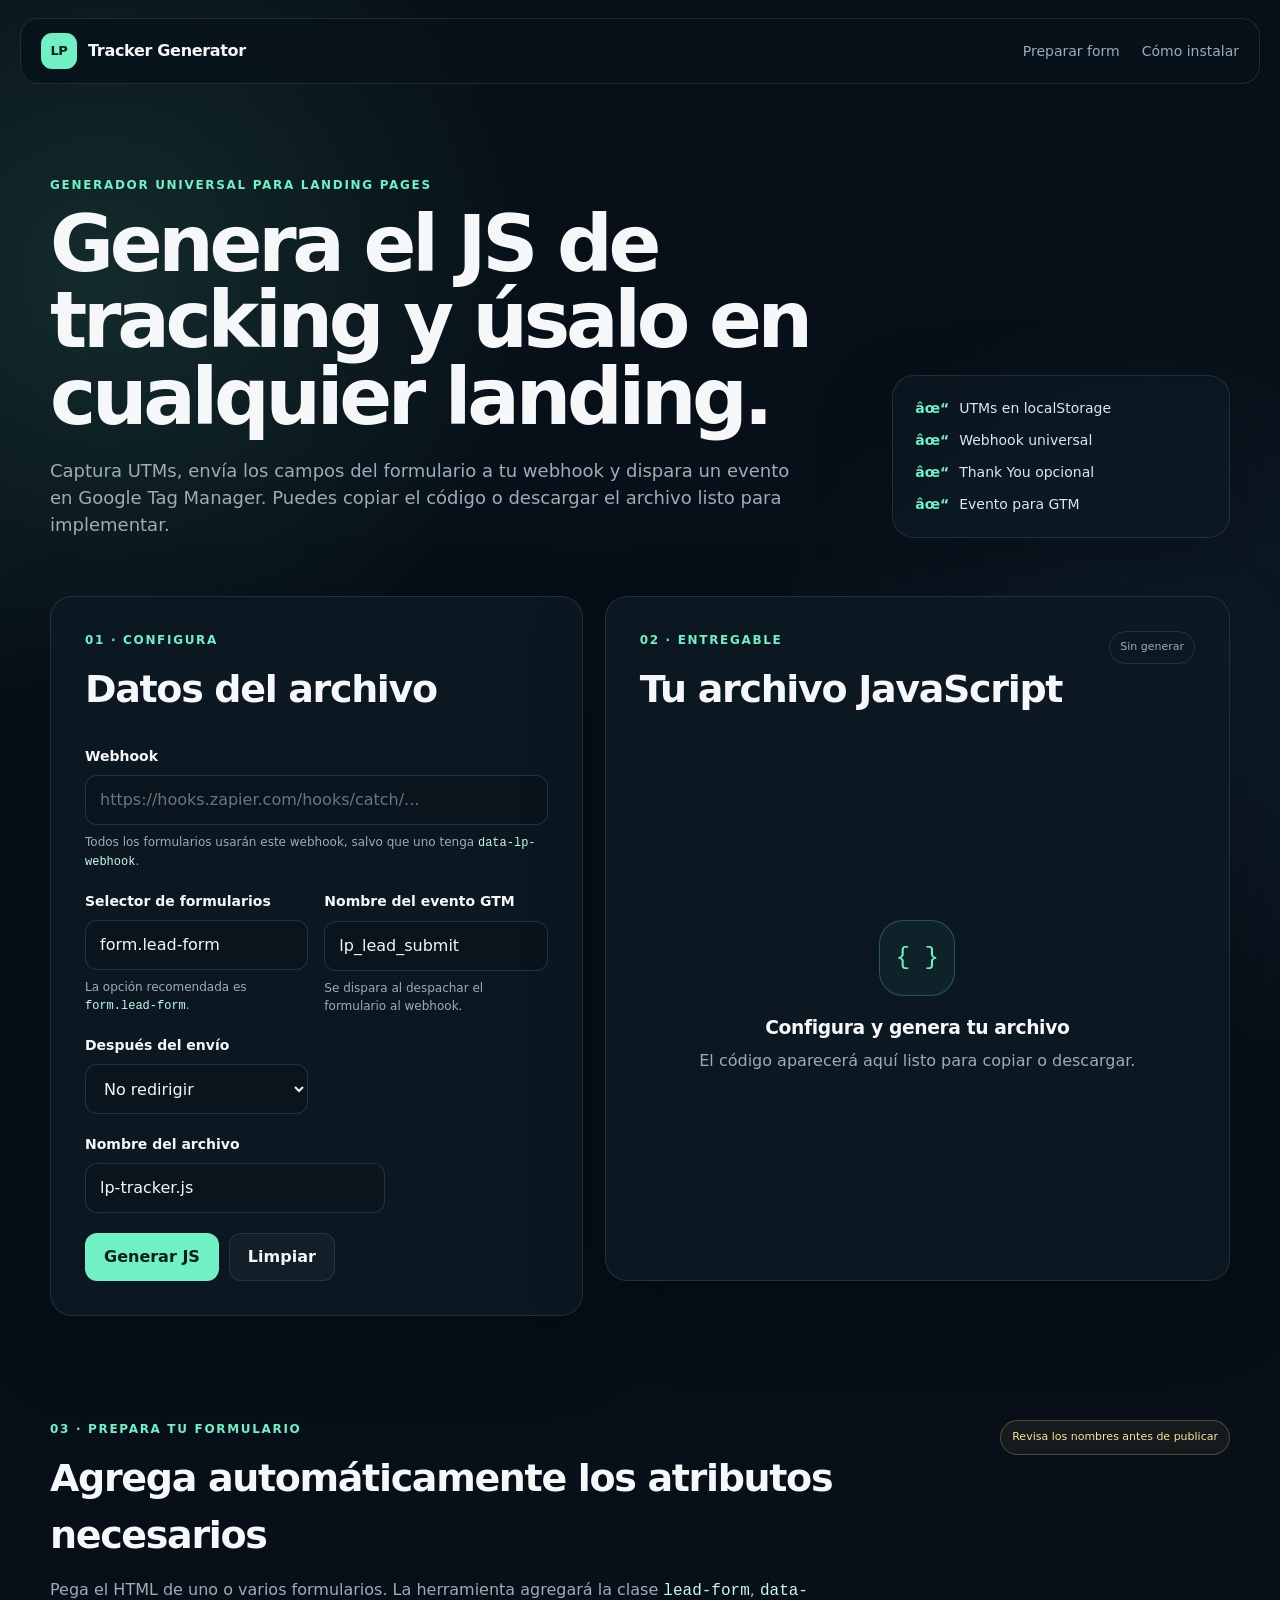
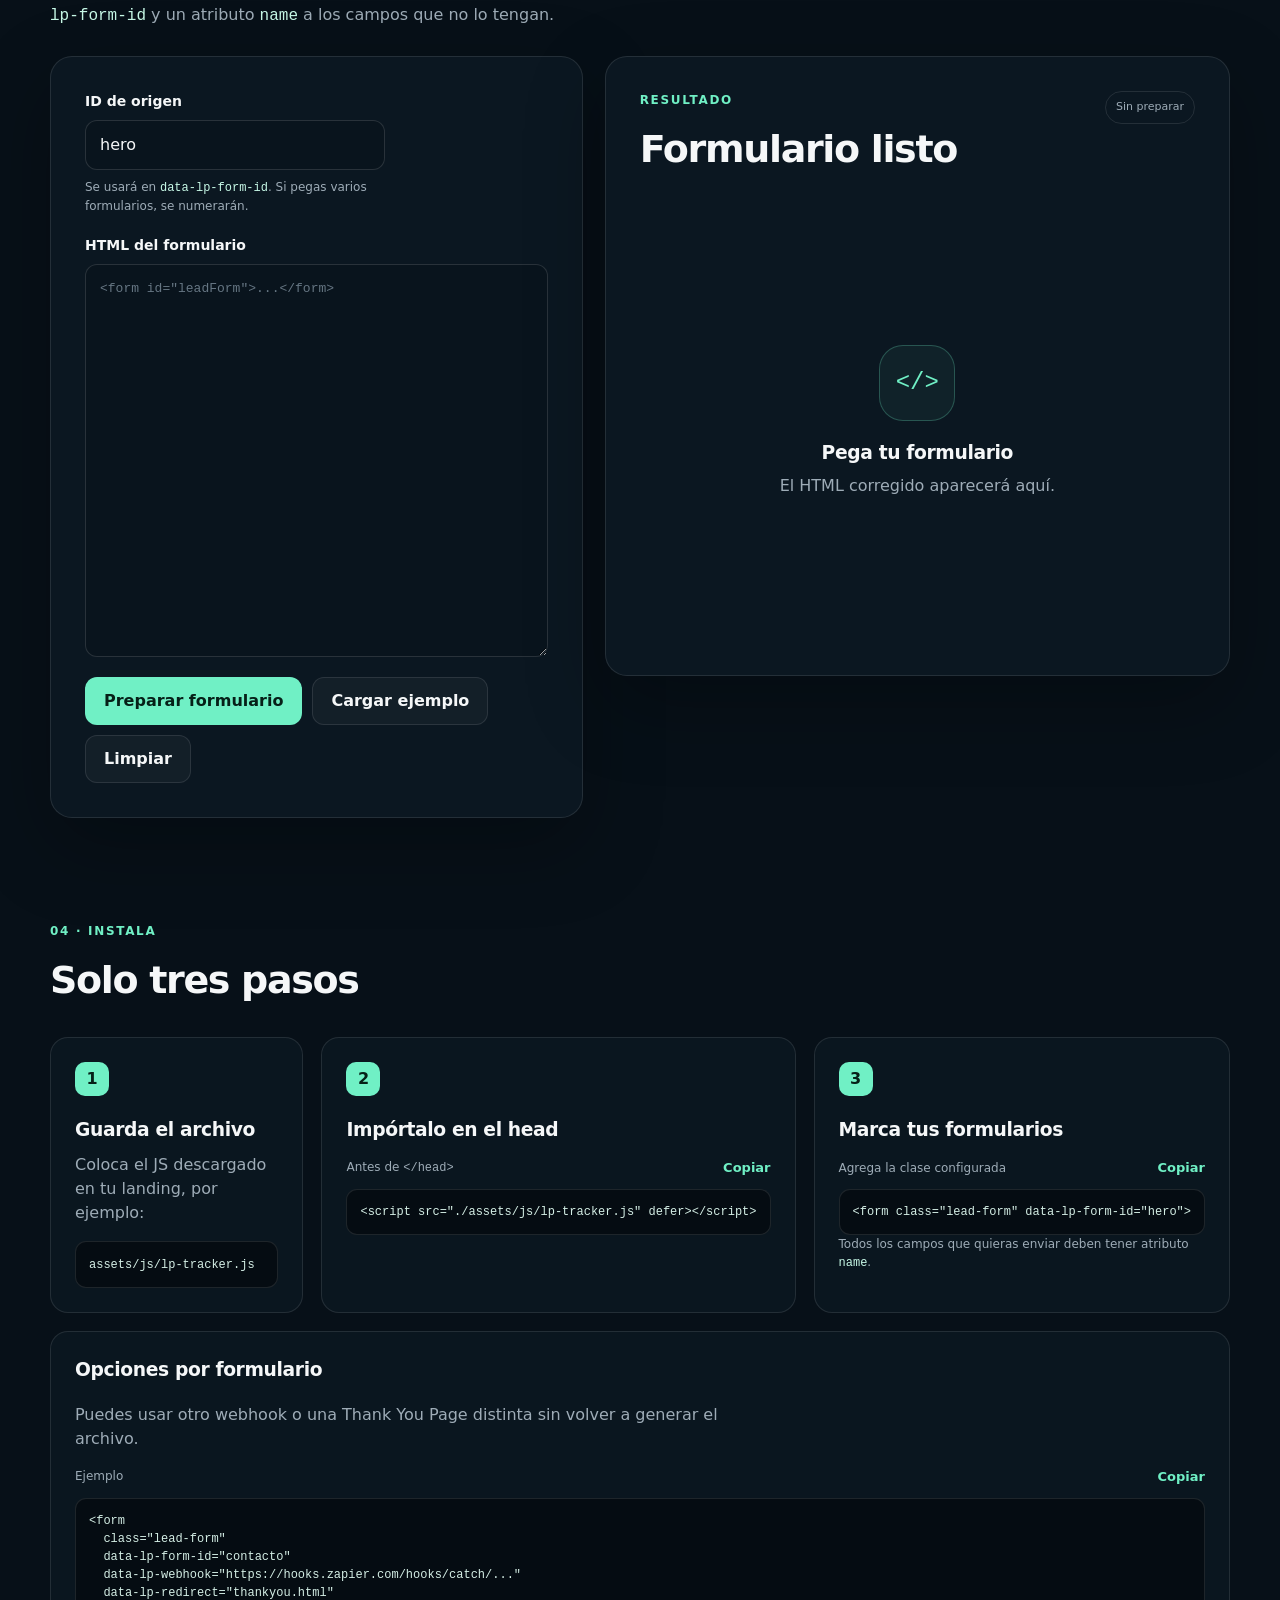
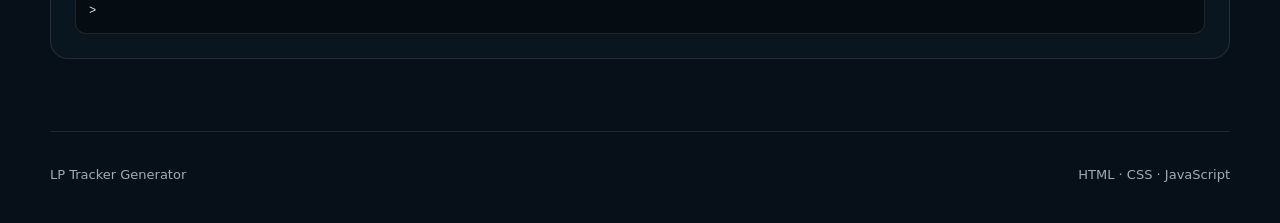
<file: index.html>
<!doctype html>
<html lang="es">
<head>
  <meta charset="UTF-8">
  <meta name="viewport" content="width=device-width, initial-scale=1.0">
  <meta name="description" content="Genera un archivo JavaScript universal para capturar UTMs, enviar formularios a un webhook y disparar un evento en Google Tag Manager.">
  <title>LP Tracker Generator</title>
  <link rel="stylesheet" href="./styles.css">
</head>
<body>
  <header class="topbar">
    <a class="brand" href="#inicio" aria-label="LP Tracker Generator">
      <span class="brand-mark">LP</span>
      <span>Tracker Generator</span>
    </a>
    <nav class="topbar-nav"><a class="topbar-link" href="#preparar-formulario">Preparar form</a><a class="topbar-link" href="#instalacion">Cómo instalar</a></nav>
  </header>

  <main id="inicio">
    <section class="hero shell">
      <div>
        <p class="eyebrow">Generador universal para landing pages</p>
        <h1>Genera el JS de tracking y úsalo en cualquier landing.</h1>
        <p class="hero-copy">
          Captura UTMs, envía los campos del formulario a tu webhook y dispara un evento en Google Tag Manager.
          Puedes copiar el código o descargar el archivo listo para implementar.
        </p>
      </div>
      <div class="hero-points" aria-label="Funciones incluidas">
        <span>UTMs en localStorage</span>
        <span>Webhook universal</span>
        <span>Thank You opcional</span>
        <span>Evento para GTM</span>
      </div>
    </section>

    <section class="workspace shell">
      <form id="builder-form" class="card config-card">
        <div class="section-heading">
          <p class="step">01 · Configura</p>
          <h2>Datos del archivo</h2>
        </div>

        <label class="field">
          <span>Webhook</span>
          <input id="webhook-url" name="webhookUrl" type="url" placeholder="https://hooks.zapier.com/hooks/catch/..." required>
          <small>Todos los formularios usarán este webhook, salvo que uno tenga <code>data-lp-webhook</code>.</small>
        </label>

        <div class="field-grid">
          <label class="field">
            <span>Selector de formularios</span>
            <input id="form-selector" name="formSelector" value="form.lead-form" required>
            <small>La opción recomendada es <code>form.lead-form</code>.</small>
          </label>

          <label class="field">
            <span>Nombre del evento GTM</span>
            <input id="event-name" name="eventName" value="lp_lead_submit" required>
            <small>Se dispara al despachar el formulario al webhook.</small>
          </label>
        </div>

        <div class="field-grid">
          <label class="field">
            <span>Después del envío</span>
            <select id="redirect-mode" name="redirectMode">
              <option value="none">No redirigir</option>
              <option value="thankyou">Ir a una Thank You Page</option>
            </select>
          </label>

          <label class="field" id="redirect-field" hidden>
            <span>URL de Thank You Page</span>
            <input id="redirect-url" name="redirectUrl" placeholder="thankyou.html">
            <small>Puede ser una ruta relativa o una URL completa.</small>
          </label>
        </div>

        <label class="field short-field">
          <span>Nombre del archivo</span>
          <input id="file-name" name="fileName" value="lp-tracker.js" required>
        </label>

        <div class="actions">
          <button class="button button-primary" type="submit">Generar JS</button>
          <button class="button button-ghost" id="reset-button" type="button">Limpiar</button>
        </div>
      </form>

      <section class="card result-card" aria-live="polite">
        <div class="section-heading result-heading">
          <div>
            <p class="step">02 · Entregable</p>
            <h2>Tu archivo JavaScript</h2>
          </div>
          <span id="status-badge" class="status-badge">Sin generar</span>
        </div>

        <div id="empty-state" class="empty-state">
          <div class="code-icon">{ }</div>
          <h3>Configura y genera tu archivo</h3>
          <p>El código aparecerá aquí listo para copiar o descargar.</p>
        </div>

        <div id="result" hidden>
          <div class="file-summary">
            <div>
              <span>Archivo generado</span>
              <strong id="generated-file-name">lp-tracker.js</strong>
              <small id="generated-file-size">0 KB</small>
            </div>
            <div class="file-actions">
              <button id="copy-js-button" class="button button-ghost" type="button">Copiar JS</button>
              <button id="download-button" class="button button-primary" type="button">Descargar JS</button>
            </div>
          </div>

          <div class="code-panel">
            <div class="code-header">
              <h3>Vista previa</h3>
              <button class="text-button" data-copy-target="generated-code" type="button">Copiar código</button>
            </div>
            <pre><code id="generated-code"></code></pre>
          </div>

          <div class="event-preview">
            <span>Evento enviado a Google Tag Manager</span>
            <code id="event-preview">lp_lead_submit</code>
          </div>
        </div>
      </section>
    </section>



    <section id="preparar-formulario" class="form-helper-section shell">
      <div class="section-heading helper-heading">
        <div>
          <p class="step">03 · Prepara tu formulario</p>
          <h2>Agrega automáticamente los atributos necesarios</h2>
          <p class="section-copy">
            Pega el HTML de uno o varios formularios. La herramienta agregará la clase <code>lead-form</code>,
            <code>data-lp-form-id</code> y un atributo <code>name</code> a los campos que no lo tengan.
          </p>
        </div>
        <span class="helper-warning">Revisa los nombres antes de publicar</span>
      </div>

      <div class="form-helper-grid">
        <form id="form-helper" class="card helper-card">
          <label class="field short-field">
            <span>ID de origen</span>
            <input id="helper-form-id" value="hero" placeholder="hero">
            <small>Se usará en <code>data-lp-form-id</code>. Si pegas varios formularios, se numerarán.</small>
          </label>

          <label class="field">
            <span>HTML del formulario</span>
            <textarea id="raw-form-html" rows="18" placeholder="&lt;form id=&quot;leadForm&quot;&gt;...&lt;/form&gt;" required></textarea>
          </label>

          <div class="actions">
            <button class="button button-primary" type="submit">Preparar formulario</button>
            <button class="button button-ghost" id="load-form-example" type="button">Cargar ejemplo</button>
            <button class="button button-ghost" id="clear-form-helper" type="button">Limpiar</button>
          </div>
        </form>

        <section class="card helper-result" aria-live="polite">
          <div class="section-heading result-heading">
            <div>
              <p class="step">Resultado</p>
              <h2>Formulario listo</h2>
            </div>
            <span id="helper-status" class="status-badge">Sin preparar</span>
          </div>

          <div id="helper-empty" class="empty-state helper-empty">
            <div class="code-icon">&lt;/&gt;</div>
            <h3>Pega tu formulario</h3>
            <p>El HTML corregido aparecerá aquí.</p>
          </div>

          <div id="helper-output" hidden>
            <div id="helper-summary" class="helper-summary"></div>
            <div class="code-panel">
              <div class="code-header">
                <h3>HTML preparado</h3>
                <button id="copy-prepared-form" class="text-button" type="button">Copiar formulario</button>
              </div>
              <pre><code id="prepared-form-code"></code></pre>
            </div>
          </div>
        </section>
      </div>
    </section>

    <section id="instalacion" class="installation shell">
      <div class="section-heading">
        <p class="step">04 · Instala</p>
        <h2>Solo tres pasos</h2>
      </div>

      <div class="install-grid">
        <article class="install-card">
          <span class="number">1</span>
          <h3>Guarda el archivo</h3>
          <p>Coloca el JS descargado en tu landing, por ejemplo:</p>
          <div class="mini-code"><code>assets/js/lp-tracker.js</code></div>
        </article>

        <article class="install-card">
          <span class="number">2</span>
          <h3>Impórtalo en el head</h3>
          <div class="snippet-title">
            <span>Antes de <code>&lt;/head&gt;</code></span>
            <button class="text-button" data-copy-target="script-snippet" type="button">Copiar</button>
          </div>
          <pre class="small-pre"><code id="script-snippet">&lt;script src="./assets/js/lp-tracker.js" defer&gt;&lt;/script&gt;</code></pre>
        </article>

        <article class="install-card">
          <span class="number">3</span>
          <h3>Marca tus formularios</h3>
          <div class="snippet-title">
            <span>Agrega la clase configurada</span>
            <button class="text-button" data-copy-target="form-snippet" type="button">Copiar</button>
          </div>
          <pre class="small-pre"><code id="form-snippet">&lt;form class="lead-form" data-lp-form-id="hero"&gt;</code></pre>
          <p class="note">Todos los campos que quieras enviar deben tener atributo <code>name</code>.</p>
        </article>
      </div>

      <div class="optional-box">
        <div>
          <h3>Opciones por formulario</h3>
          <p>Puedes usar otro webhook o una Thank You Page distinta sin volver a generar el archivo.</p>
        </div>
        <div class="snippet-title">
          <span>Ejemplo</span>
          <button class="text-button" data-copy-target="override-snippet" type="button">Copiar</button>
        </div>
        <pre class="small-pre"><code id="override-snippet">&lt;form
  class="lead-form"
  data-lp-form-id="contacto"
  data-lp-webhook="https://hooks.zapier.com/hooks/catch/..."
  data-lp-redirect="thankyou.html"
&gt;</code></pre>
      </div>
    </section>
  </main>

  <footer class="footer shell">
    <span>LP Tracker Generator</span>
    <span>HTML · CSS · JavaScript</span>
  </footer>

  <div id="toast" class="toast" role="status" aria-live="polite"></div>
  <script src="./app.js"></script>
</body>
</html>
</file>
<file: styles.css>
:root {
  --bg: #071018;
  --surface: #0d1923;
  --surface-2: #111f2b;
  --line: rgba(255, 255, 255, 0.1);
  --text: #f5f7f8;
  --muted: #9eacb7;
  --accent: #70f0c5;
  --accent-dark: #092d25;
  --warning: #ffd685;
  --radius: 22px;
  --shadow: 0 28px 80px rgba(0, 0, 0, 0.28);
}

* { box-sizing: border-box; }
html { scroll-behavior: smooth; }
body {
  margin: 0;
  min-width: 320px;
  background:
    radial-gradient(circle at 8% 8%, rgba(112, 240, 197, 0.12), transparent 27rem),
    radial-gradient(circle at 90% 20%, rgba(103, 173, 255, 0.09), transparent 24rem),
    var(--bg);
  color: var(--text);
  font-family: Inter, ui-sans-serif, system-ui, -apple-system, BlinkMacSystemFont, "Segoe UI", sans-serif;
  line-height: 1.5;
}

button, input, select { font: inherit; }
button { cursor: pointer; }
a { color: inherit; text-decoration: none; }
code { font-family: "SFMono-Regular", Consolas, "Liberation Mono", monospace; }

.shell { width: min(1180px, calc(100% - 36px)); margin-inline: auto; }

.topbar {
  width: min(1240px, calc(100% - 36px));
  margin: 18px auto 0;
  min-height: 66px;
  padding: 0 20px;
  display: flex;
  align-items: center;
  justify-content: space-between;
  border: 1px solid var(--line);
  border-radius: 18px;
  background: rgba(8, 18, 27, 0.78);
  backdrop-filter: blur(18px);
  position: sticky;
  top: 12px;
  z-index: 10;
}

.brand { display: flex; align-items: center; gap: 11px; font-weight: 800; letter-spacing: -0.02em; }
.brand-mark {
  width: 36px;
  height: 36px;
  display: grid;
  place-items: center;
  border-radius: 11px;
  color: #062018;
  background: var(--accent);
  font-size: 13px;
}
.topbar-link { color: var(--muted); font-size: 14px; }
.topbar-link:hover { color: var(--text); }

.hero {
  padding: 92px 0 58px;
  display: grid;
  grid-template-columns: minmax(0, 1.4fr) minmax(280px, 0.6fr);
  align-items: end;
  gap: 54px;
}

.eyebrow, .step {
  margin: 0 0 12px;
  color: var(--accent);
  text-transform: uppercase;
  letter-spacing: 0.14em;
  font-size: 12px;
  font-weight: 800;
}

h1, h2, h3, p { margin-top: 0; }
h1 {
  max-width: 830px;
  margin-bottom: 22px;
  font-size: clamp(42px, 7vw, 78px);
  line-height: 0.98;
  letter-spacing: -0.055em;
}
h2 { margin-bottom: 0; font-size: clamp(27px, 3vw, 38px); letter-spacing: -0.035em; }
h3 { letter-spacing: -0.02em; }
.hero-copy { max-width: 760px; margin-bottom: 0; color: var(--muted); font-size: 18px; }

.hero-points {
  padding: 22px;
  display: grid;
  gap: 11px;
  border: 1px solid var(--line);
  border-radius: var(--radius);
  background: rgba(13, 25, 35, 0.72);
  box-shadow: var(--shadow);
}
.hero-points span { display: flex; gap: 10px; align-items: center; color: #dce6eb; font-size: 14px; }
.hero-points span::before { content: "âœ“"; color: var(--accent); font-weight: 900; }

.workspace { display: grid; grid-template-columns: minmax(0, 0.92fr) minmax(0, 1.08fr); gap: 22px; align-items: start; }
.card {
  border: 1px solid var(--line);
  border-radius: var(--radius);
  background: rgba(13, 25, 35, 0.9);
  box-shadow: var(--shadow);
}
.config-card, .result-card { padding: clamp(22px, 3vw, 34px); }
.result-card { min-height: 660px; position: sticky; top: 96px; }
.section-heading { margin-bottom: 28px; }
.result-heading { display: flex; justify-content: space-between; align-items: flex-start; gap: 20px; }

.field { display: grid; gap: 8px; margin-bottom: 20px; }
.field > span { font-size: 14px; font-weight: 750; }
.field small, .note { color: var(--muted); font-size: 12px; }
.field code, .note code { color: #c7f9e7; }
.field-grid { display: grid; grid-template-columns: 1fr 1fr; gap: 16px; }
.short-field { max-width: 300px; }
input, select {
  width: 100%;
  min-height: 50px;
  padding: 0 14px;
  color: var(--text);
  border: 1px solid rgba(255, 255, 255, 0.13);
  border-radius: 12px;
  outline: none;
  background: #09141d;
  transition: border-color 160ms ease, box-shadow 160ms ease;
}
input:focus, select:focus { border-color: rgba(112, 240, 197, 0.72); box-shadow: 0 0 0 4px rgba(112, 240, 197, 0.09); }
input::placeholder { color: #667683; }

.actions, .file-actions { display: flex; flex-wrap: wrap; gap: 10px; }
.actions { margin-top: 8px; }
.button {
  min-height: 48px;
  padding: 0 18px;
  border: 1px solid transparent;
  border-radius: 12px;
  font-weight: 800;
  transition: transform 150ms ease, opacity 150ms ease, border-color 150ms ease;
}
.button:hover { transform: translateY(-1px); }
.button-primary { background: var(--accent); color: #062018; }
.button-ghost { color: var(--text); border-color: var(--line); background: rgba(255, 255, 255, 0.035); }
.text-button { padding: 0; border: 0; color: var(--accent); background: transparent; font-size: 13px; font-weight: 750; }

.status-badge {
  padding: 7px 10px;
  color: var(--muted);
  border: 1px solid var(--line);
  border-radius: 999px;
  font-size: 11px;
  white-space: nowrap;
}
.status-badge.ready { color: var(--accent); border-color: rgba(112, 240, 197, 0.35); background: rgba(112, 240, 197, 0.06); }

.empty-state { min-height: 500px; display: grid; place-content: center; justify-items: center; text-align: center; color: var(--muted); }
.empty-state h3 { margin: 18px 0 7px; color: var(--text); }
.empty-state p { margin-bottom: 0; }
.code-icon {
  width: 76px;
  height: 76px;
  display: grid;
  place-items: center;
  border: 1px solid rgba(112, 240, 197, 0.25);
  border-radius: 24px;
  color: var(--accent);
  background: rgba(112, 240, 197, 0.05);
  font-family: monospace;
  font-size: 24px;
}

.file-summary {
  margin-bottom: 18px;
  padding: 16px;
  display: flex;
  justify-content: space-between;
  align-items: center;
  gap: 18px;
  border: 1px solid var(--line);
  border-radius: 15px;
  background: var(--surface-2);
}
.file-summary div:first-child { display: grid; gap: 3px; }
.file-summary span, .file-summary small { color: var(--muted); font-size: 12px; }
.file-summary strong { font-size: 17px; }

.code-panel { overflow: hidden; border: 1px solid var(--line); border-radius: 15px; background: #050c12; }
.code-header, .snippet-title { display: flex; align-items: center; justify-content: space-between; gap: 14px; }
.code-header { min-height: 48px; padding: 0 15px; border-bottom: 1px solid var(--line); }
.code-header h3 { margin: 0; font-size: 14px; }
pre { margin: 0; }
.code-panel pre { max-height: 390px; overflow: auto; padding: 18px; color: #d7e5eb; font-size: 12px; line-height: 1.65; }
.event-preview { margin-top: 16px; padding: 14px 16px; display: flex; align-items: center; justify-content: space-between; gap: 12px; border: 1px solid rgba(112, 240, 197, 0.18); border-radius: 13px; background: rgba(112, 240, 197, 0.045); font-size: 13px; }
.event-preview code { color: var(--accent); }

.installation { padding: 104px 0 72px; }
.install-grid { display: grid; grid-template-columns: repeat(3, 1fr); gap: 18px; }
.install-card, .optional-box { padding: 24px; border: 1px solid var(--line); border-radius: 18px; background: rgba(13, 25, 35, 0.72); }
.install-card .number { width: 34px; height: 34px; margin-bottom: 20px; display: grid; place-items: center; border-radius: 10px; background: var(--accent); color: #062018; font-weight: 900; }
.install-card h3 { margin-bottom: 9px; }
.install-card p, .optional-box p { color: var(--muted); }
.mini-code, .small-pre { margin-top: 12px; padding: 13px; overflow: auto; border: 1px solid var(--line); border-radius: 11px; background: #050c12; color: #d4eee5; font-size: 12px; }
.snippet-title { margin-top: 14px; font-size: 12px; color: var(--muted); }
.optional-box { margin-top: 18px; }
.optional-box > div:first-child { max-width: 680px; }

.footer { min-height: 86px; display: flex; align-items: center; justify-content: space-between; color: var(--muted); border-top: 1px solid var(--line); font-size: 13px; }
.toast {
  position: fixed;
  right: 20px;
  bottom: 20px;
  max-width: min(360px, calc(100% - 40px));
  padding: 13px 16px;
  border: 1px solid rgba(112, 240, 197, 0.28);
  border-radius: 12px;
  color: var(--text);
  background: #10231e;
  box-shadow: var(--shadow);
  opacity: 0;
  transform: translateY(10px);
  pointer-events: none;
  transition: 180ms ease;
}
.toast.show { opacity: 1; transform: translateY(0); }

[hidden] { display: none !important; }

@media (max-width: 940px) {
  .hero, .workspace { grid-template-columns: 1fr; }
  .result-card { position: static; min-height: auto; }
  .install-grid { grid-template-columns: 1fr; }
}

@media (max-width: 640px) {
  .shell, .topbar { width: min(100% - 22px, 1180px); }
  .topbar { padding-inline: 14px; }
  .topbar-link { display: none; }
  .hero { padding-top: 68px; }
  h1 { font-size: 43px; }
  .field-grid { grid-template-columns: 1fr; gap: 0; }
  .file-summary, .event-preview, .footer { align-items: flex-start; flex-direction: column; }
  .file-actions, .actions { width: 100%; }
  .file-actions .button, .actions .button { flex: 1; }
}

/* Preparador de formularios */
.topbar-nav { display: flex; align-items: center; gap: 22px; }
.section-copy { max-width: 780px; margin: 14px 0 0; color: var(--muted); }
.section-copy code { color: #c7f9e7; }
.form-helper-section { padding: 104px 0 0; }
.helper-heading { display: flex; justify-content: space-between; align-items: flex-start; gap: 24px; }
.helper-warning {
  flex: 0 0 auto;
  padding: 8px 11px;
  border: 1px solid rgba(255, 203, 107, 0.26);
  border-radius: 999px;
  color: #ffdc9a;
  background: rgba(255, 203, 107, 0.06);
  font-size: 11px;
  white-space: nowrap;
}
.form-helper-grid { display: grid; grid-template-columns: minmax(0, 0.92fr) minmax(0, 1.08fr); gap: 22px; align-items: start; }
.helper-card, .helper-result { padding: clamp(22px, 3vw, 34px); }
.helper-result { min-height: 620px; }
textarea {
  width: 100%;
  min-height: 260px;
  padding: 14px;
  resize: vertical;
  color: var(--text);
  border: 1px solid rgba(255, 255, 255, 0.13);
  border-radius: 12px;
  outline: none;
  background: #09141d;
  font: 13px/1.55 ui-monospace, SFMono-Regular, Menlo, Monaco, Consolas, monospace;
  transition: border-color 160ms ease, box-shadow 160ms ease;
}
textarea:focus { border-color: rgba(112, 240, 197, 0.72); box-shadow: 0 0 0 4px rgba(112, 240, 197, 0.09); }
textarea::placeholder { color: #667683; }
.helper-empty { min-height: 430px; }
.helper-summary {
  margin-bottom: 16px;
  padding: 13px 15px;
  border: 1px solid rgba(112, 240, 197, 0.18);
  border-radius: 12px;
  color: #dce6eb;
  background: rgba(112, 240, 197, 0.045);
  font-size: 13px;
}

@media (max-width: 940px) {
  .form-helper-grid { grid-template-columns: 1fr; }
}

@media (max-width: 640px) {
  .topbar-nav .topbar-link:first-child { display: none; }
  .helper-heading { flex-direction: column; }
}
</file>
